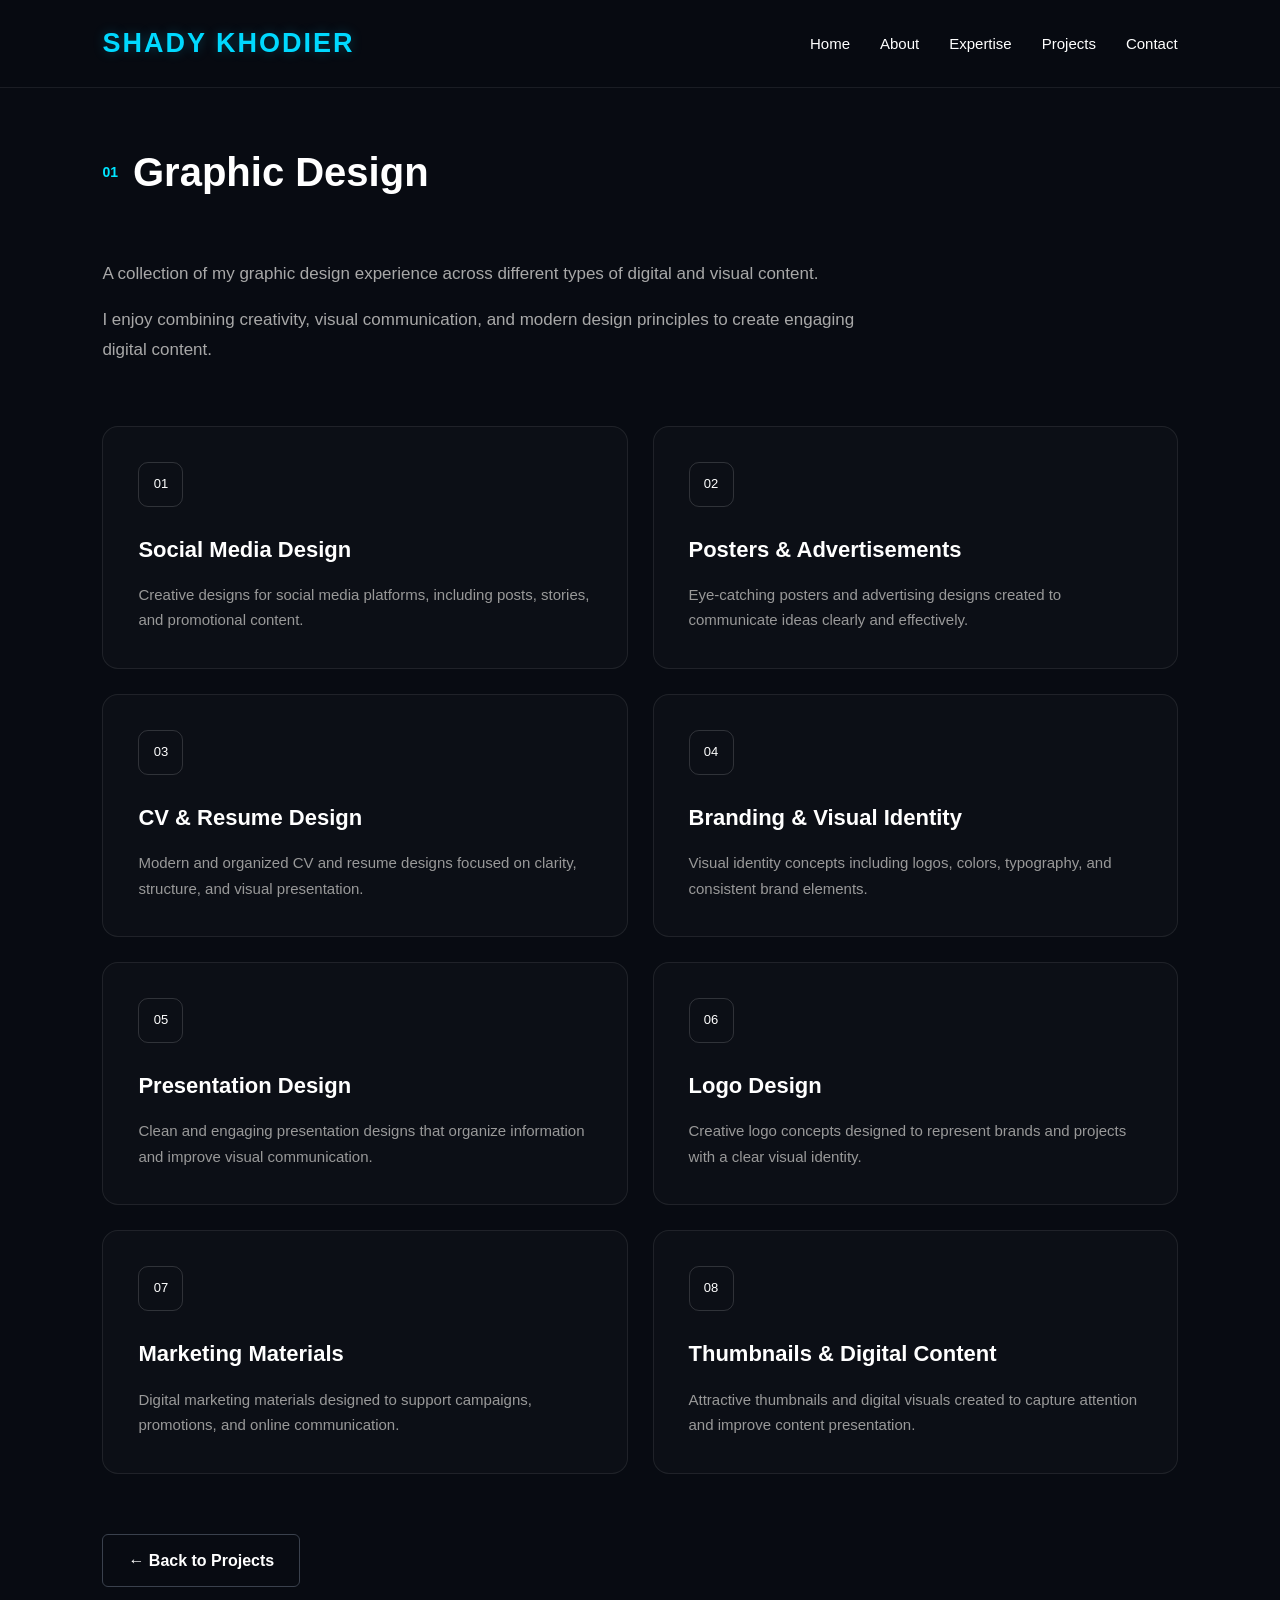
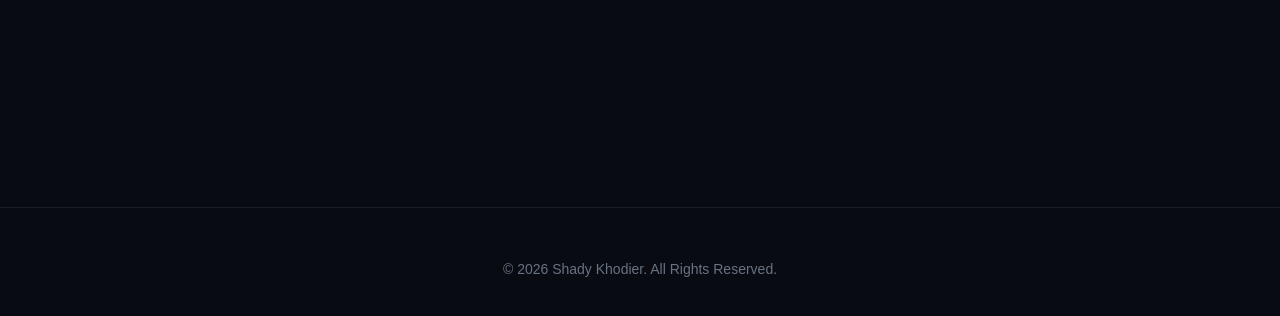
<file: graphic-design.html>
<!DOCTYPE html>
<html lang="en">

<head>
    <meta charset="UTF-8">
    <meta name="viewport" content="width=device-width, initial-scale=1.0">

    <title>Graphic Design | Shady Khodier</title>

    <link rel="stylesheet" href="style.css">
</head>

<body>

    <!-- Navigation -->
    <nav class="navbar">

        <div class="logo">Shady Khodier</div>

        <ul class="nav-links">
            <li><a href="index.html">Home</a></li>
            <li><a href="index.html#about">About</a></li>
            <li><a href="index.html#expertise">Expertise</a></li>
            <li><a href="index.html#projects">Projects</a></li>
            <li><a href="index.html#contact">Contact</a></li>
        </ul>

    </nav>


    <!-- Graphic Design Page -->
    <section class="section graphic-design-page">

        <div class="section-title">
            <span>01</span>
            <h2>Graphic Design</h2>
        </div>


        <div class="project-intro">

            <p>
                A collection of my graphic design experience across different
                types of digital and visual content.
            </p>

            <p>
                I enjoy combining creativity, visual communication, and
                modern design principles to create engaging digital content.
            </p>

        </div>


        <!-- Design Categories -->
        <div class="design-categories">


            <!-- Card 1 -->
            <div class="design-card">

                <div class="design-icon">01</div>

                <h3>Social Media Design</h3>

                <p>
                    Creative designs for social media platforms,
                    including posts, stories, and promotional content.
                </p>

            </div>


            <!-- Card 2 -->
            <div class="design-card">

                <div class="design-icon">02</div>

                <h3>Posters & Advertisements</h3>

                <p>
                    Eye-catching posters and advertising designs
                    created to communicate ideas clearly and effectively.
                </p>

            </div>


            <!-- Card 3 -->
            <div class="design-card">

                <div class="design-icon">03</div>

                <h3>CV & Resume Design</h3>

                <p>
                    Modern and organized CV and resume designs
                    focused on clarity, structure, and visual presentation.
                </p>

            </div>


            <!-- Card 4 -->
            <div class="design-card">

                <div class="design-icon">04</div>

                <h3>Branding & Visual Identity</h3>

                <p>
                    Visual identity concepts including logos,
                    colors, typography, and consistent brand elements.
                </p>

            </div>


            <!-- Card 5 -->
            <div class="design-card">

                <div class="design-icon">05</div>

                <h3>Presentation Design</h3>

                <p>
                    Clean and engaging presentation designs that
                    organize information and improve visual communication.
                </p>

            </div>


            <!-- Card 6 -->
            <div class="design-card">

                <div class="design-icon">06</div>

                <h3>Logo Design</h3>

                <p>
                    Creative logo concepts designed to represent
                    brands and projects with a clear visual identity.
                </p>

            </div>


            <!-- Card 7 -->
            <div class="design-card">

                <div class="design-icon">07</div>

                <h3>Marketing Materials</h3>

                <p>
                    Digital marketing materials designed to support
                    campaigns, promotions, and online communication.
                </p>

            </div>


            <!-- Card 8 -->
            <div class="design-card">

                <div class="design-icon">08</div>

                <h3>Thumbnails & Digital Content</h3>

                <p>
                    Attractive thumbnails and digital visuals created
                    to capture attention and improve content presentation.
                </p>

            </div>

        </div>


        <!-- Back Button -->
        <div class="project-back">

            <a href="index.html#projects" class="btn secondary-btn">
                ← Back to Projects
            </a>

        </div>

    </section>


    <!-- Footer -->
    <footer>

        <p>
            © 2026 Shady Khodier. All Rights Reserved.
        </p>

    </footer>


</body>

</html>
</file>
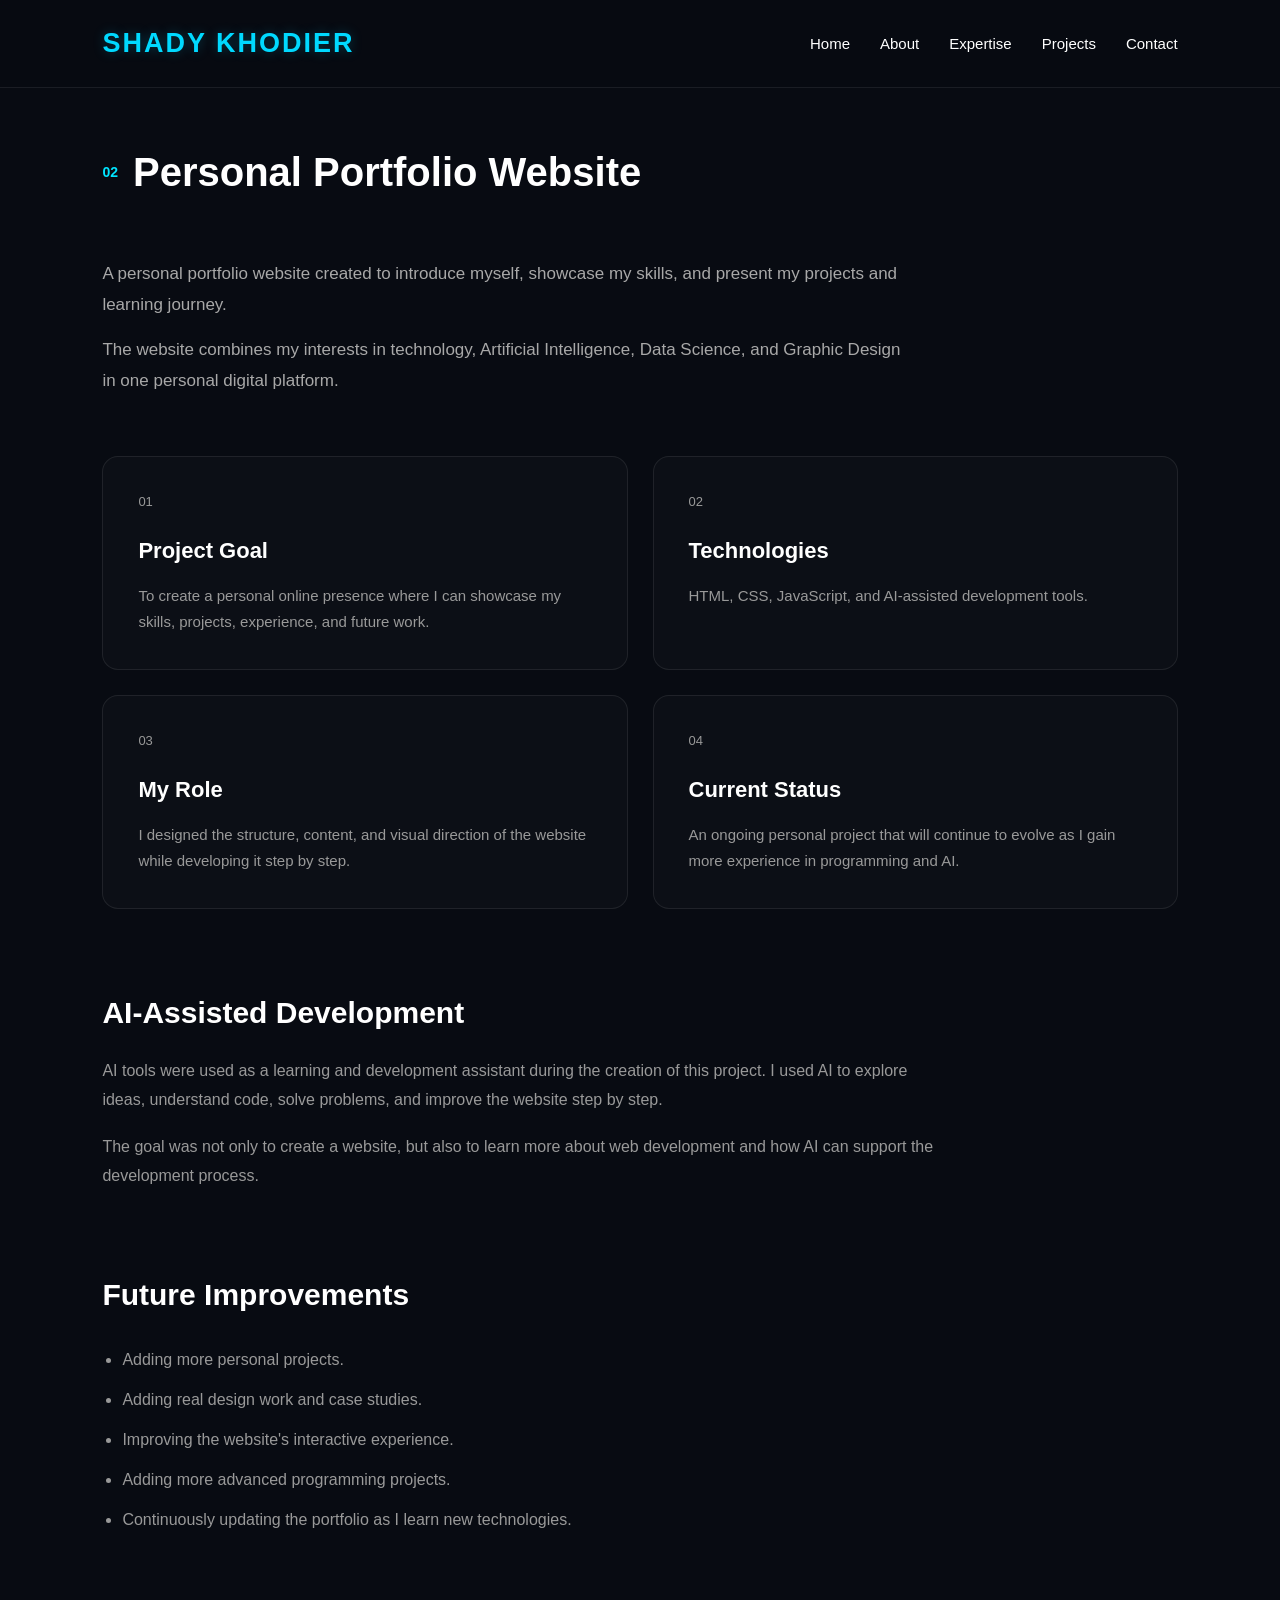
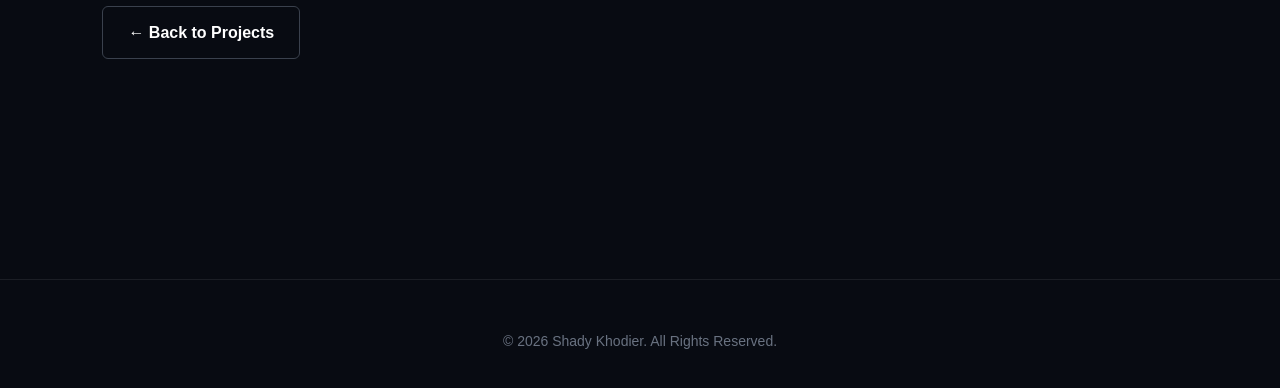
<file: portfolio-website.html>
<!DOCTYPE html>
<html lang="en">

<head>
    <meta charset="UTF-8">
    <meta name="viewport" content="width=device-width, initial-scale=1.0">

    <title>Personal Portfolio Website | Shady Khodier</title>

    <link rel="stylesheet" href="style.css">
</head>

<body>

    <!-- Navigation -->
    <nav class="navbar">

        <div class="logo">Shady Khodier</div>

        <ul class="nav-links">
            <li><a href="index.html">Home</a></li>
            <li><a href="index.html#about">About</a></li>
            <li><a href="index.html#expertise">Expertise</a></li>
            <li><a href="index.html#projects">Projects</a></li>
            <li><a href="index.html#contact">Contact</a></li>
        </ul>

    </nav>


    <!-- Project Details -->
    <section class="section project-details-page">

        <div class="section-title">
            <span>02</span>
            <h2>Personal Portfolio Website</h2>
        </div>


        <!-- Project Introduction -->
        <div class="project-intro">

            <p>
                A personal portfolio website created to introduce myself,
                showcase my skills, and present my projects and learning journey.
            </p>

            <p>
                The website combines my interests in technology, Artificial Intelligence,
                Data Science, and Graphic Design in one personal digital platform.
            </p>

        </div>


        <!-- Project Information -->
        <div class="project-info-grid">

            <div class="project-info-card">

                <span>01</span>

                <h3>Project Goal</h3>

                <p>
                    To create a personal online presence where I can showcase
                    my skills, projects, experience, and future work.
                </p>

            </div>


            <div class="project-info-card">

                <span>02</span>

                <h3>Technologies</h3>

                <p>
                    HTML, CSS, JavaScript, and AI-assisted development tools.
                </p>

            </div>


            <div class="project-info-card">

                <span>03</span>

                <h3>My Role</h3>

                <p>
                    I designed the structure, content, and visual direction
                    of the website while developing it step by step.
                </p>

            </div>


            <div class="project-info-card">

                <span>04</span>

                <h3>Current Status</h3>

                <p>
                    An ongoing personal project that will continue to evolve
                    as I gain more experience in programming and AI.
                </p>

            </div>

        </div>


        <!-- AI Assisted Development -->
        <div class="project-story">

            <h2>AI-Assisted Development</h2>

            <p>
                AI tools were used as a learning and development assistant during
                the creation of this project. I used AI to explore ideas, understand
                code, solve problems, and improve the website step by step.
            </p>

            <p>
                The goal was not only to create a website, but also to learn more
                about web development and how AI can support the development process.
            </p>

        </div>


        <!-- Future Improvements -->
        <div class="project-story">

            <h2>Future Improvements</h2>

            <ul class="future-list">

                <li>Adding more personal projects.</li>

                <li>Adding real design work and case studies.</li>

                <li>Improving the website's interactive experience.</li>

                <li>Adding more advanced programming projects.</li>

                <li>Continuously updating the portfolio as I learn new technologies.</li>

            </ul>

        </div>


        <!-- Back Button -->
        <div class="project-back">

            <a href="index.html#projects" class="btn secondary-btn">
                ← Back to Projects
            </a>

        </div>

    </section>


    <!-- Footer -->
    <footer>

        <p>
            © 2026 Shady Khodier. All Rights Reserved.
        </p>

    </footer>

</body>

</html>
</file>
<file: style.css>
/* ================================
   RESET
================================ */

* {
    margin: 0;
    padding: 0;
    box-sizing: border-box;
}

html {
    scroll-behavior: smooth;
}

body {
    font-family: Arial, Helvetica, sans-serif;
    background: #080b12;
    color: #ffffff;
    line-height: 1.6;
}


/* ================================
   NAVBAR
================================ */

.navbar {
    position: fixed;
    top: 0;
    left: 0;
    width: 100%;

    display: flex;
    justify-content: space-between;
    align-items: center;

    padding: 22px 8%;

    background: rgba(8, 11, 18, 0.85);
    backdrop-filter: blur(12px);

    border-bottom: 1px solid rgba(255, 255, 255, 0.08);

    z-index: 1000;
}

.logo {
    color: #00d9ff;
    font-size: 27px;
    font-weight: 900;
    letter-spacing: 2px;
    text-transform: uppercase;
    text-shadow: 0 0 12px rgba(0, 217, 255, 0.25);
    transition: 0.3s ease;
}

.logo:hover {
    text-shadow: 0 0 18px rgba(0, 217, 255, 0.5);
}

.nav-links {
    display: flex;
    gap: 30px;
    list-style: none;
}

.nav-links a {
    color: #ffffff;
    text-decoration: none;
    font-size: 15px;

    transition: 0.3s;
}

.nav-links a:hover {
    color: #00e5ff;
}


/* ================================
   HERO
================================ */

.hero {
    min-height: 100vh;

    display: flex;
    align-items: center;

    padding: 120px 8% 80px;

    background:
        radial-gradient(
            circle at 80% 30%,
            rgba(0, 229, 255, 0.12),
            transparent 35%
        );
    justify-content: space-between;
    gap: 60px;
}

.hero-content {
    max-width: 850px;
}

.small-title {
    color: #999999;
}

.hero h1 {
    font-size: clamp(55px, 8vw, 100px);
    line-height: 1;
    margin-bottom: 20px;
}

.hero h2 {
    font-size: clamp(22px, 3vw, 35px);
    color: #b8c0cc;
    margin-bottom: 25px;
}

.hero-description {
    max-width: 650px;
    color: #929baa;
    font-size: 18px;
}

.highlight-text {
    color: #00d9ff;
    font-weight: 700;
}

.learning-status {
    display: flex;
    align-items: center;
    gap: 10px;
    margin-top: 20px;
    color: #999999;
    font-size: 14px;
}

.status-dot {
    width: 8px;
    height: 8px;
    border-radius: 50%;
    background: #00d9ff;
    box-shadow: 0 0 10px rgba(0, 217, 255, 0.6);
}

.hero-image {
    width: 360px;
    height: 360px;
    flex-shrink: 0;

    display: flex;
    align-items: center;
    justify-content: center;

    border-radius: 50%;

    border: 2px solid rgba(0, 217, 255, 0.35);

    box-shadow:
        0 0 40px rgba(0, 217, 255, 0.12),
        0 0 100px rgba(0, 217, 255, 0.05);

    overflow: hidden;
}

.hero-image img {
    width: 100%;
    height: 100%;
    object-fit: cover;
    display: block;
    transform: scale(1.25) translateY(25px);
}


/* ================================
   BUTTONS
================================ */

.hero-buttons {
    display: flex;
    gap: 15px;
    margin-top: 35px;
    flex-wrap: wrap;
}

.btn {
    display: inline-block;

    padding: 13px 25px;

    border-radius: 6px;

    text-decoration: none;

    font-weight: bold;

    transition: 0.3s;
}

.primary-btn {
    background: #00e5ff;
    color: #061018;
}

.primary-btn:hover {
    transform: translateY(-3px);
    box-shadow: 0 10px 30px rgba(0, 229, 255, 0.25);
}

.secondary-btn {
    color: #ffffff;
    border: 1px solid #3a414d;
}

.secondary-btn:hover {
    border-color: #00e5ff;
    color: #00e5ff;
}


/* ================================
   SECTIONS
================================ */

.section {
    padding: 120px 8%;
    max-width: 1400px;
    margin: auto;
}

.section-title {
    display: flex;
    align-items: center;
    gap: 15px;

    margin-bottom: 55px;
}

.section-title span {
    color: #00e5ff;
    font-size: 14px;
    font-weight: bold;
}

.section-title h2 {
    font-size: 40px;
}


/* ================================
   ABOUT
================================ */

.about-content {
    display: grid;
    grid-template-columns: minmax(0, 1.5fr) minmax(280px, 0.8fr);
    gap: 80px;
    align-items: start;
}

.about-text {
    max-width: 800px;
}

.about-text p {
    color: #9da5b2;
    font-size: 18px;
    line-height: 1.8;
    margin-bottom: 24px;
}

.about-text p span {
    color: #00d9ff;
    font-weight: 600;
}

.about-info {
    display: flex;
    flex-direction: column;
    gap: 18px;
}

.info-item {
    padding: 24px;
    background: #0e131d;
    border: 1px solid #1d2531;
    border-radius: 12px;
    transition: 0.3s ease;
}

.info-item:hover {
    transform: translateY(-4px);
    border-color: #00d9ff;
}

.info-label {
    display: block;
    color: #00d9ff;
    font-size: 11px;
    font-weight: bold;
    letter-spacing: 1.5px;
    margin-bottom: 8px;
}

.info-item h3 {
    font-size: 19px;
    margin-bottom: 4px;
}

.info-item p {
    color: #697281;
    font-size: 14px;
}


/* ================================
   EXPERTISE
================================ */

.expertise-grid {
    display: grid;
    grid-template-columns: repeat(2, 1fr);
    gap: 25px;
}

.expertise-card {
    position: relative;
    padding: 35px;

    background: #0e131d;
    border: 1px solid #1d2531;
    border-radius: 16px;

    transition: 0.3s ease;
    overflow: hidden;
}

.expertise-card:hover {
    transform: translateY(-7px);
    border-color: #00d9ff;
    box-shadow: 0 15px 40px rgba(0, 217, 255, 0.08);
}

.expertise-icon {
    width: 48px;
    height: 48px;

    display: flex;
    align-items: center;
    justify-content: center;

    margin-bottom: 25px;

    border-radius: 12px;

    background: rgba(0, 217, 255, 0.08);
    color: #00d9ff;

    font-size: 20px;
}

.expertise-card h3 {
    font-size: 22px;
    margin-bottom: 12px;
}

.expertise-card p {
    color: #929baa;
    line-height: 1.7;
    font-size: 15px;
    margin-bottom: 22px;
}

.expertise-status {
    color: #697281;
    font-size: 13px;
    font-weight: 600;
}

.expertise-status span {
    color: #00d9ff;
}


/* ================================
   PROJECTS
================================ */

.projects-grid {
    display: grid;
    grid-template-columns: repeat(3, 1fr);
    gap: 25px;
}

.project-card {
    min-height: 250px;

    padding: 30px;

    background: #0e131d;

    border: 1px solid #1d2531;

    border-radius: 12px;

    transition: 0.3s;
}

.project-card:hover {
    transform: translateY(-7px);
    border-color: #00e5ff;
}

.project-card h3 {
    font-size: 24px;
    margin-bottom: 15px;
}

.project-card p {
    color: #929baa;
    margin-bottom: 30px;
}

.project-link {
    color: #00e5ff;
    text-decoration: none;
    font-weight: bold;
}

.project-tags {
    display: flex;
    flex-wrap: wrap;
    gap: 8px;
    margin-bottom: 25px;
}

.project-tags span {
    padding: 6px 11px;
    border: 1px solid #1d2531;
    border-radius: 20px;
    color: #8993a3;
    background: #0a0f17;
    font-size: 12px;
    transition: 0.3s ease;
}

.project-tags span:hover {
    color: #00d9ff;
    border-color: #00d9ff;
}


/* ================================
   GRAPHIC DESIGN PAGE
================================ */

.graphic-design-page {
    padding-top: 140px;
}

.project-intro {
    max-width: 800px;
    margin-bottom: 60px;
}

.project-intro p {
    color: #a8a8a8;
    font-size: 17px;
    line-height: 1.8;
    margin-bottom: 15px;
}

.design-categories {
    display: grid;
    grid-template-columns: repeat(2, 1fr);
    gap: 25px;
}

.design-card {
    position: relative;
    padding: 35px;
    border: 1px solid rgba(255, 255, 255, 0.08);
    border-radius: 16px;
    background: rgba(255, 255, 255, 0.02);
    transition: 0.3s ease;
    overflow: hidden;
}

.design-card:hover {
    transform: translateY(-8px);
    border-color: rgba(255, 255, 255, 0.25);
    background: rgba(255, 255, 255, 0.04);
}

.design-icon {
    width: 45px;
    height: 45px;

    display: flex;
    align-items: center;
    justify-content: center;

    margin-bottom: 25px;

    border: 1px solid rgba(255, 255, 255, 0.15);
    border-radius: 10px;

    font-size: 13px;
    color: #ffffff;
}

.design-card h3 {
    font-size: 22px;
    margin-bottom: 15px;
}

.design-card p {
    color: #999999;
    line-height: 1.7;
    font-size: 15px;
}

.project-back {
    margin-top: 60px;
}


/* ================================
   PORTFOLIO DETAILS PAGE
================================ */

.project-details-page {
    padding-top: 140px;
}

.project-info-grid {
    display: grid;
    grid-template-columns: repeat(2, 1fr);
    gap: 25px;
    margin-top: 50px;
}

.project-info-card {
    padding: 35px;
    border: 1px solid rgba(255, 255, 255, 0.08);
    border-radius: 16px;
    background: rgba(255, 255, 255, 0.02);
    transition: 0.3s ease;
}

.project-info-card:hover {
    transform: translateY(-8px);
    border-color: rgba(255, 255, 255, 0.25);
    background: rgba(255, 255, 255, 0.04);
}

.project-info-card span {
    display: block;
    margin-bottom: 20px;
    font-size: 13px;
    color: #999999;
}

.project-info-card h3 {
    font-size: 22px;
    margin-bottom: 15px;
}

.project-info-card p {
    color: #999999;
    line-height: 1.7;
    font-size: 15px;
}

.project-story {
    max-width: 850px;
    margin-top: 80px;
}

.project-story h2 {
    font-size: 30px;
    margin-bottom: 20px;
}

.project-story p {
    color: #999999;
    line-height: 1.8;
    font-size: 16px;
    margin-bottom: 18px;
}

.future-list {
    padding-left: 20px;
    margin-top: 25px;
}

.future-list li {
    color: #999999;
    line-height: 2;
    margin-bottom: 8px;
}

.project-details-page .project-back {
    margin-top: 70px;
}


/* ================================
   CONTACT & SOCIAL
================================ */

.contact-section {
    text-align: center;
}

.contact-section .section-title {
    justify-content: center;
}

.contact-section > p {
    color: #929baa;
    margin-bottom: 30px;
}

.contact-cta {
    margin-top: -15px;
    color: #c4cbd5 !important;
    font-size: 16px;
    font-weight: 500;
    letter-spacing: 0.3px;
}

.social-icons {
    display: flex;
    justify-content: center;
    align-items: center;
    gap: 18px;
    margin-top: 30px;
}

.social-icon {
    width: 58px;
    height: 58px;

    display: flex;
    align-items: center;
    justify-content: center;

    border: 1px solid rgba(255, 255, 255, 0.15);
    border-radius: 50%;

    color: #ffffff;
    text-decoration: none;

    font-size: 22px;

    background: rgba(255, 255, 255, 0.03);

    transition: 0.3s ease;
}

.social-icon:hover {
    transform: translateY(-5px);
    border-color: rgba(255, 255, 255, 0.4);
    background: rgba(255, 255, 255, 0.08);
}


/* ================================
   FOOTER
================================ */

footer {
    margin-top: 100px;
    padding: 50px 20px 35px;
    border-top: 1px solid rgba(255, 255, 255, 0.08);
    text-align: center;
    color: #697281;
    font-size: 14px;
}

.footer-content h3 {
    font-size: 22px;
    margin-bottom: 10px;
}

.footer-content p {
    color: #999999;
    font-size: 14px;
    margin-bottom: 25px;
}

.footer-content span {
    color: #666666;
    font-size: 13px;
}


/* ================================
   RESPONSIVE (TABLETS & DESKTOP SMALL)
================================ */

@media (max-width: 900px) {
    .about-content {
        grid-template-columns: 1fr;
        gap: 40px;
    }
    
    .projects-grid {
        grid-template-columns: 1fr;
    }

    .nav-links {
        gap: 15px;
    }
}


/* ================================
   RESPONSIVE (MOBILE DEVICES)
================================ */

@media (max-width: 768px) {
    .hero {
        flex-direction: column-reverse;
        text-align: center;
        align-items: center;
        padding-top: 110px;
        gap: 35px;
    }

    .hero-content {
        display: flex;
        flex-direction: column;
        align-items: center;
    }

    .hero-image {
        width: 260px;
        height: 260px;
    }

    .hero-image img {
        transform: translateY(12px) scale(0.92) !important;
        object-fit: cover !important;
    }

    .hero-buttons {
        justify-content: center;
    }

    .learning-status {
        justify-content: center;
    }

    .hero h1 {
        font-size: clamp(36px, 10vw, 48px);
    }

    .hero h2 {
        font-size: 20px;
    }

    .hero-description {
        font-size: 15px;
    }

    .section {
        padding: 60px 5%;
    }

    .section-title h2 {
        font-size: 28px;
    }

    .expertise-grid,
    .design-categories,
    .project-info-grid {
        grid-template-columns: 1fr;
    }

    .graphic-design-page,
    .project-details-page {
        padding-top: 100px;
    }
}

@media (max-width: 600px) {
    .navbar {
        flex-direction: column;
        gap: 10px;
        padding: 12px 5%;
    }

    .nav-links {
        display: flex !important;
        gap: 12px;
        flex-wrap: wrap;
        justify-content: center;
    }

    .nav-links a {
        font-size: 13px;
    }
}
</file>
